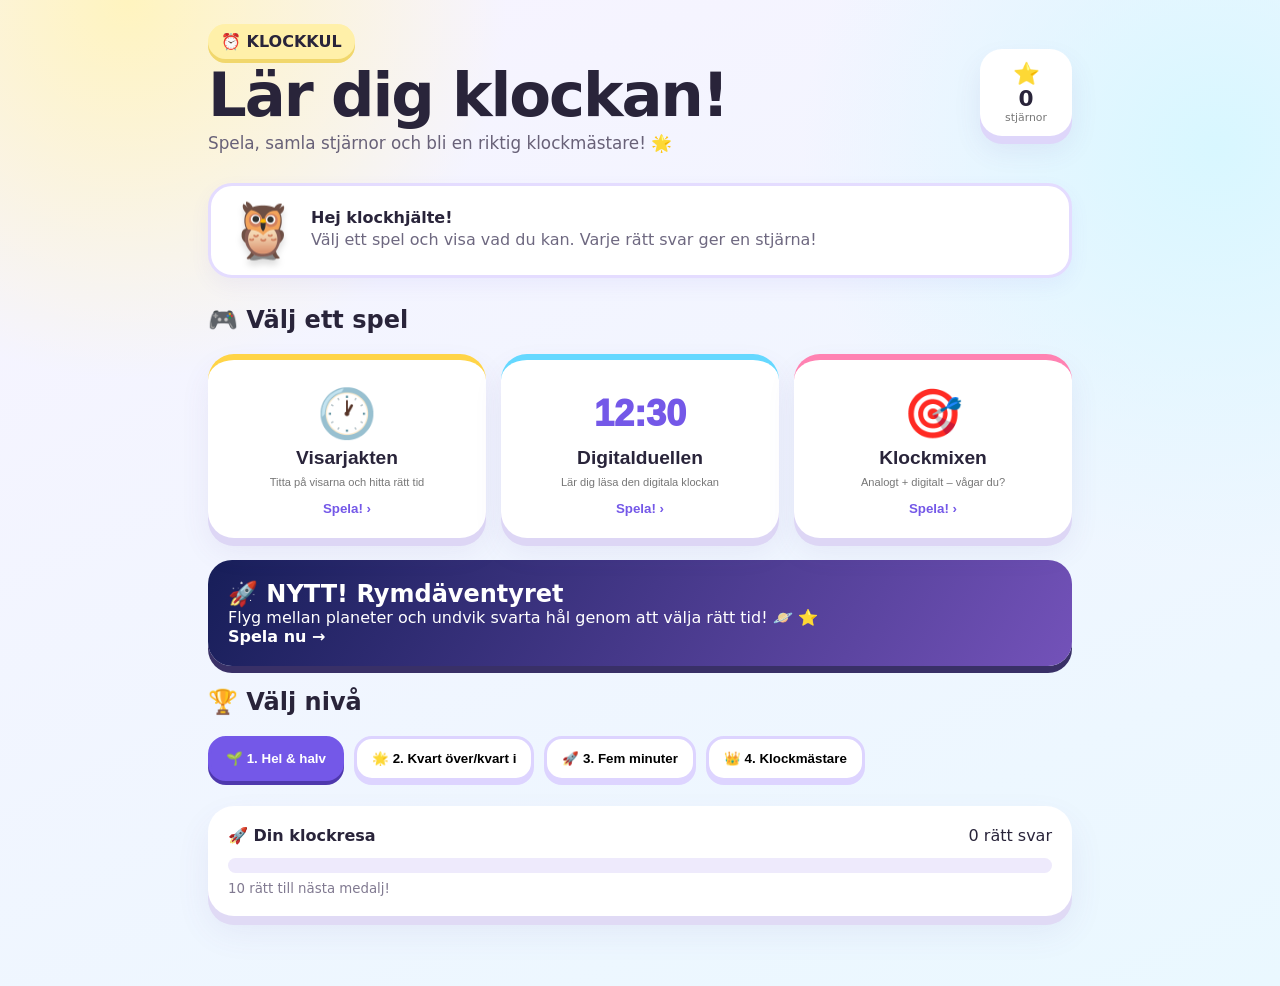
<file: index.html>
<!doctype html>
<html lang="sv"><head><meta charset="UTF-8"/><meta name="viewport" content="width=device-width,initial-scale=1.0"/><meta name="theme-color" content="#7458e8"/><title>Klockkul – Lär dig klockan</title><link rel="stylesheet" href="style.css"></head>
<body>
<div id="confetti" aria-hidden="true"></div>
<main class="app">
<header><div><span class="pill">⏰ KLOCKKUL</span><h1>Lär dig klockan!</h1><p>Spela, samla stjärnor och bli en riktig klockmästare! 🌟</p></div><div class="score" title="Dina stjärnor"><span>⭐</span><b id="stars">0</b><small>stjärnor</small></div></header>
<section id="home">
<div class="hero"><div class="mascot">🦉</div><div><b>Hej klockhjälte!</b><p>Välj ett spel och visa vad du kan. Varje rätt svar ger en stjärna!</p></div></div>
<h2>🎮 Välj ett spel</h2><div class="cards">
<button class="mode analog-card" data-mode="analog"><span class="modeIcon">🕐</span><span class="modeCopy"><b>Visarjakten</b><small>Titta på visarna och hitta rätt tid</small></span><em>Spela! ›</em></button>
<button class="mode digital-card" data-mode="digital"><span class="digitalIcon">12:30</span><span class="modeCopy"><b>Digitalduellen</b><small>Lär dig läsa den digitala klockan</small></span><em>Spela! ›</em></button>
<button class="mode mix-card" data-mode="mix"><span class="modeIcon">🎯</span><span class="modeCopy"><b>Klockmixen</b><small>Analogt + digitalt – vågar du?</small></span><em>Spela! ›</em></button>
</div>
<a href="space.html" style="display:block;margin:22px 0;padding:20px;border-radius:24px;background:linear-gradient(120deg,#171e59,#7352b9);color:white;text-decoration:none;box-shadow:0 7px 0 #393067"><strong style="font-size:1.5rem">🚀 NYTT! Rymdäventyret</strong><br><span>Flyg mellan planeter och undvik svarta hål genom att välja rätt tid! 🪐 ⭐</span><br><b>Spela nu →</b></a><h2>🏆 Välj nivå</h2><div class="levels" id="levels"></div>
<div class="progress"><div><b>🚀 Din klockresa</b><span id="progressText">0 rätt svar</span></div><div class="bar"><i id="bar"></i></div><small id="journeyHint">10 rätt till nästa medalj!</small></div>
</section>
<section id="game" hidden><button class="back" id="back">← Hem</button><div class="gamecard"><div class="gamehead"><span id="levelName"></span><span class="streak">🔥 <b id="streak">0</b></span><span>⭐ <b id="gameStars">0</b></span></div><div id="mascotGame" class="mascot gameMascot">🦉</div><h2 id="question">Vad är klockan?</h2><p class="help">Tryck på svaret som passar klockan.</p><div id="clockArea"></div><div id="answers" class="answers"></div><div id="feedback" class="feedback"></div><button id="next" class="next" hidden>Nästa klocka! 🚀</button></div></section>
</main><script src="app.js"></script></body></html>
</file>
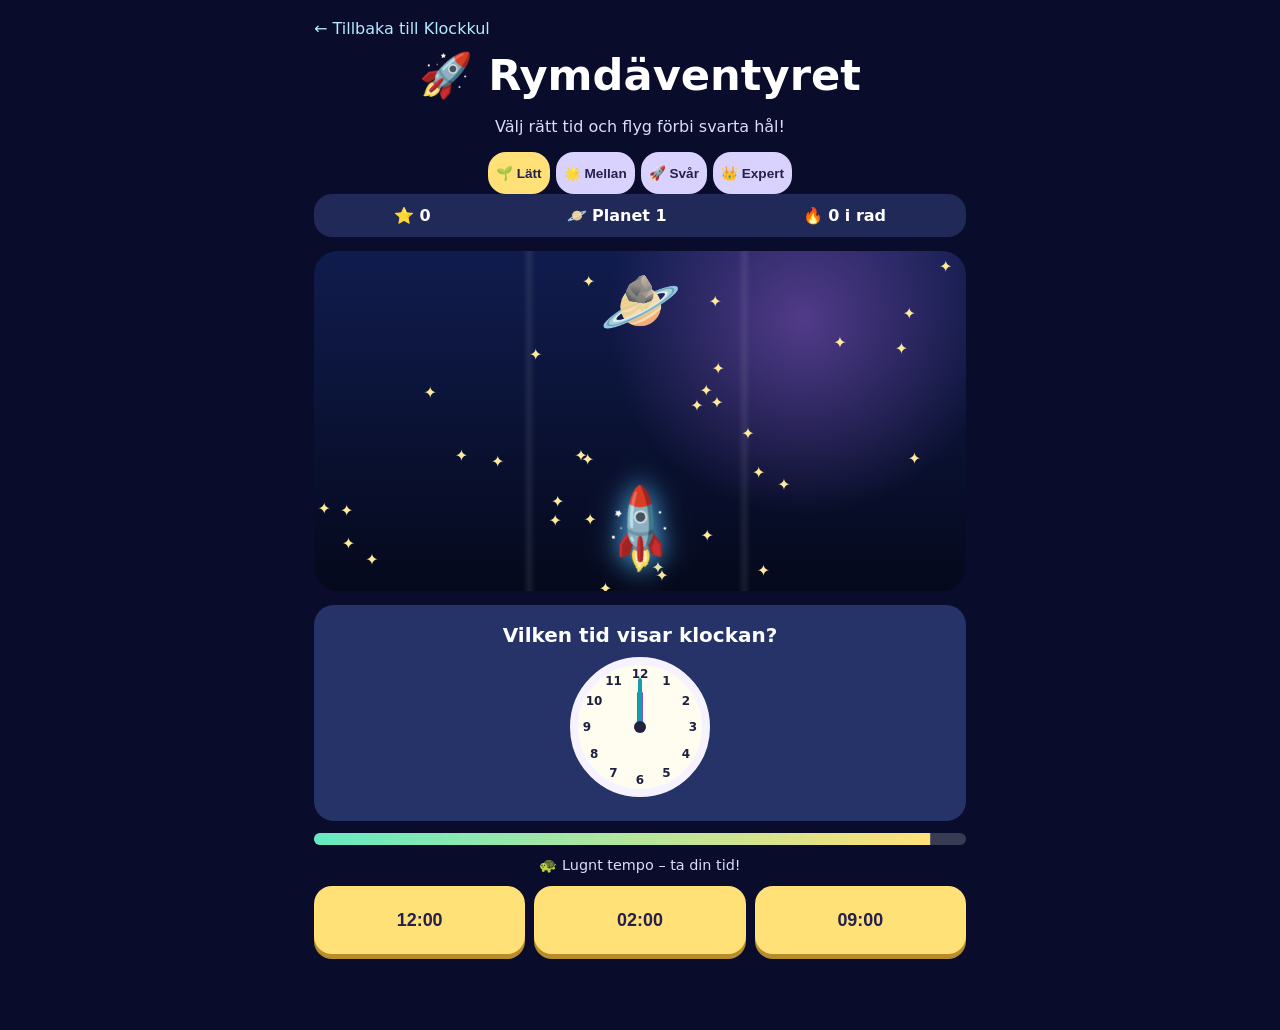
<file: space.html>
<!doctype html><html lang="sv"><head><meta charset="utf-8"><meta name="viewport" content="width=device-width,initial-scale=1"><title>Rymdäventyret – Klockkul</title><style>
*{box-sizing:border-box}body{margin:0;background:#090d2b;color:white;font-family:system-ui,sans-serif;text-align:center}main{max-width:680px;margin:auto;padding:14px}a{color:#b5eaff;text-decoration:none;display:block;text-align:left;margin:5px 0 12px}h1{font-size:clamp(1.7rem,6vw,2.7rem);margin:8px}p{color:#d7ddff}.hud{display:flex;justify-content:space-around;background:#202957;border-radius:18px;padding:12px;font-weight:800}.space{height:340px;position:relative;overflow:hidden;border-radius:24px;margin:14px 0;background:radial-gradient(circle at 75% 20%,#513b89,transparent 35%),linear-gradient(#101c4e,#05091c)}.star{position:absolute;color:#ffe99a;animation:twinkle 1.5s infinite alternate}@keyframes twinkle{to{opacity:.2;transform:scale(.6)}}.rocket{position:absolute;left:50%;top:82%;font-size:60px;transform:translate(-50%,-50%) rotate(-45deg);transition:left .45s,top .45s;z-index:4;filter:drop-shadow(0 0 14px #56bfff)}.planet{position:absolute;left:50%;top:5%;font-size:65px;transform:translateX(-50%)}.hole{position:absolute;left:50%;top:5%;font-size:75px;transform:translateX(-50%)}.question{background:#263369;border-radius:20px;padding:14px;margin:10px 0}.question h2{margin:4px;font-size:1.25rem}.clock{width:140px;height:140px;border:8px solid #f6f2ff;border-radius:50%;background:#fffdf0;position:relative;margin:10px auto;color:#1d2040}.num{position:absolute;left:50%;top:50%;font-weight:800;font-size:12px;transform:translate(-50%,-50%) rotate(var(--a)) translateY(-53px) rotate(calc(-1 * var(--a)))}.hand{position:absolute;left:50%;bottom:50%;transform-origin:bottom;border-radius:8px}.hour{width:6px;height:36px;background:#7651db}.minute{width:4px;height:49px;background:#159eaa}.dot{position:absolute;top:50%;left:50%;width:12px;height:12px;background:#21223d;border-radius:50%;transform:translate(-50%,-50%)}.options{display:grid;grid-template-columns:repeat(3,1fr);gap:9px;margin:12px 0}button{cursor:pointer;border:0;border-radius:18px;padding:17px 7px;font-size:1.12rem;font-weight:900;background:#ffe178;color:#25204c;min-height:68px;box-shadow:0 5px #b78c2d}button:disabled{opacity:.6}button.correct{background:#8df1ba}button.wrong{background:#ff9fa5}.level button{font-size:.85rem;min-height:42px;padding:8px;background:#d9d2ff;box-shadow:none}.level button.active{background:#ffe178}.level{display:flex;gap:6px;justify-content:center;flex-wrap:wrap}.message{min-height:50px;font-weight:800;font-size:1.15rem}#next{background:#9cefff;box-shadow:0 5px #4f92a7;width:100%;margin:4px 0 18px}#next[hidden]{display:none}.rocket.fly{left:78%;top:72%}.rocket.fail{left:50%;top:80%;filter:grayscale(1) drop-shadow(0 0 18px #ff4e66)}.obstacle{position:absolute;top:0;left:50%;transform:translate(-50%,-50%) scale(.3);font-size:65px;z-index:3;will-change:top,transform}.space:after{content:"";position:absolute;inset:0;background:linear-gradient(90deg,transparent 32%,#ffffff14 33%,transparent 34%,transparent 65%,#ffffff14 66%,transparent 67%);pointer-events:none}.timer{height:12px;border-radius:20px;background:#ffffff30;overflow:hidden;margin:12px 0}.timer i{display:block;height:100%;width:100%;background:linear-gradient(90deg,#65eac2,#ffe178);transform-origin:left}.speednote{font-size:.9rem;color:#d7ddff}.options button{touch-action:manipulation}@media(max-width:380px){.options button{font-size:.96rem}}@media(prefers-reduced-motion:reduce){*,*:before,*:after{animation:none!important;transition:none!important}}
</style></head><body><main><a href="index.html">← Tillbaka till Klockkul</a><h1>🚀 Rymdäventyret</h1><p>Välj rätt tid och flyg förbi svarta hål!</p><div class="level" id="levels"></div><div class="hud"><span>⭐ <b id="points">0</b></span><span>🪐 Planet <b id="planet">1</b></span><span>🔥 <b id="streak">0</b> i rad</span></div><div class="space" id="space"><div class="rocket" id="rocket">🚀</div><div id="destination" class="planet">🪐</div><div class="obstacle" id="obstacle">🕳️</div></div><div class="question"><h2 id="prompt"></h2><div id="clock"></div></div><div class="timer" aria-label="Tid kvar"><i id="timerbar"></i></div><div class="speednote" id="speednote"></div><div class="options" id="options"></div><div class="message" id="message" role="status" aria-live="polite"></div><button id="next" hidden>Flyg vidare! 🚀</button></main><script>
const steps=[30,15,5,1],names=['🌱 Lätt','🌟 Mellan','🚀 Svår','👑 Expert'],durations=[22000,15000,10000,6500];
let level=0,points=+(localStorage.spacePoints||0),round=0,streak=0,answer=null,locked=false,frame=0,deadline=0,remaining=0;
const $=s=>document.querySelector(s),num=n=>String(n).padStart(2,'0'),fmt=t=>num(t.h)+':'+num(t.m);
const words=['tolv','ett','två','tre','fyra','fem','sex','sju','åtta','nio','tio','elva'];
const random=()=>({h:1+Math.floor(Math.random()*12),m:Math.floor(Math.random()*(60/steps[level]))*steps[level]});
const say=t=>{let h=words[t.h%12],next=words[(t.h+1)%12],m=t.m;if(!m)return 'Klockan '+h;if(m===15)return 'Kvart över '+h;if(m===30)return 'Halv '+next;if(m===45)return 'Kvart i '+next;if(m<30)return m+' minuter över '+h;return (60-m)+' minuter i '+next};
names.forEach((name,i)=>{let b=document.createElement('button');b.textContent=name;b.onclick=()=>{cancelAnimationFrame(frame);level=i;round=0;streak=0;document.querySelectorAll('.level button').forEach(x=>x.classList.remove('active'));b.classList.add('active');newRound()};if(!i)b.className='active';$('#levels').append(b)});
for(let i=0;i<32;i++){let star=document.createElement('span');star.className='star';star.textContent='✦';star.style.left=Math.random()*100+'%';star.style.top=Math.random()*100+'%';star.style.animationDelay=Math.random()*2+'s';$('#space').prepend(star)}
function clock(t){let c=document.createElement('div');c.className='clock';for(let n=1;n<=12;n++){let el=document.createElement('span');el.className='num';el.textContent=n;el.style.setProperty('--a',n*30+'deg');c.append(el)}for(let [cls,deg] of [['hour',t.h*30+t.m*.5],['minute',t.m*6]]){let hand=document.createElement('i');hand.className='hand '+cls;hand.style.transform='translateX(-50%) rotate('+deg+'deg)';c.append(hand)}let d=document.createElement('i');d.className='dot';c.append(d);return c}
function tick(now){if(locked)return;let fraction=Math.max(0,(deadline-now)/durations[level]);$('#timerbar').style.transform='scaleX('+fraction+')';let progress=1-fraction;$('#obstacle').style.top=(7+progress*77)+'%';$('#obstacle').style.transform='translate(-50%,-50%) scale('+(0.35+progress*1.15)+')';if(fraction<=0){finish(false,null,true);return}frame=requestAnimationFrame(tick)}
function newRound(){cancelAnimationFrame(frame);locked=false;$('#next').hidden=true;$('#message').textContent='';$('#rocket').className='rocket';$('#obstacle').textContent=['🕳️','☄️','🪨'][Math.floor(Math.random()*3)];$('#destination').textContent='🪐';$('#clock').replaceChildren();$('#options').replaceChildren();answer=random();let analog=Math.random()<.5;$('#prompt').textContent=analog?'Vilken tid visar klockan?':'Hitta rätt tid: '+say(answer);if(analog)$('#clock').append(clock(answer));let choices=[answer],used=new Set([fmt(answer)]);while(choices.length<3){let t=random();if(!used.has(fmt(t))){used.add(fmt(t));choices.push(t)}}for(let t of choices.sort(()=>Math.random()-.5)){let b=document.createElement('button');b.textContent=fmt(t);b.onclick=()=>finish(fmt(t)===fmt(answer),b,false);$('#options').append(b)}$('#planet').textContent=1+Math.floor(round/5);$('#points').textContent=points;$('#streak').textContent=streak;$('#speednote').textContent=['🐢 Lugnt tempo – ta din tid!','🛸 Lite snabbare!','⚡ Se upp, det går fort!','🔥 Supersnabbt – reagera direkt!'][level];$('#obstacle').style.top='7%';$('#obstacle').style.transform='translate(-50%,-50%) scale(.35)';$('#timerbar').style.transform='scaleX(1)';deadline=performance.now()+durations[level];frame=requestAnimationFrame(tick)}
function finish(ok,button,timeout){if(locked)return;locked=true;cancelAnimationFrame(frame);document.querySelectorAll('#options button').forEach(x=>x.disabled=true);if(ok){button.classList.add('correct');streak++;round++;points++;localStorage.spacePoints=points;localStorage.clockStars=+(localStorage.clockStars||0)+1;localStorage.clockCorrect=+(localStorage.clockCorrect||0)+1;$('#rocket').classList.add('fly');$('#message').textContent=round%5===0?'🏆 Ny planet! Du är en rymdhjälte!':'✨ Snygg undanmanöver! +1 ⭐'}else{if(button)button.classList.add('wrong');streak=0;$('#rocket').classList.add('fail');$('#obstacle').style.top='78%';$('#obstacle').style.transform='translate(-50%,-50%) scale(1.5)';$('#message').textContent=(timeout?'⏰ Tiden tog slut! ':'🛟 Oj, ett hinder! ')+'Rätt svar: '+fmt(answer);document.querySelectorAll('#options button').forEach(x=>{if(x.textContent===fmt(answer))x.classList.add('correct')})}$('#points').textContent=points;$('#streak').textContent=streak;$('#next').textContent=ok?'Flyg vidare! 🚀':'Försök igen! 💪';$('#next').hidden=false}
$('#next').onclick=newRound;document.addEventListener('visibilitychange',()=>{if(document.hidden&&!locked){cancelAnimationFrame(frame);remaining=Math.max(0,deadline-performance.now())}else if(!document.hidden&&!locked){deadline=performance.now()+remaining;frame=requestAnimationFrame(tick)}});newRound();
</script></body></html>
</file>
<file: style.css>
*{box-sizing:border-box}body{margin:0;font-family:ui-rounded,"Arial Rounded MT Bold",system-ui,-apple-system,sans-serif;background:radial-gradient(circle at 10% 0,#fff4bf 0,transparent 25%),radial-gradient(circle at 95% 15%,#d8f7ff 0,transparent 28%),linear-gradient(155deg,#f8f3ff,#eaf8ff);color:#29243a;min-height:100vh}.app{max-width:900px;margin:auto;padding:24px 18px 70px}header{display:flex;justify-content:space-between;align-items:center;gap:15px;margin-bottom:22px}h1{font-size:clamp(2.1rem,7vw,3.8rem);margin:8px 0 5px;line-height:.95;letter-spacing:-2px}header p{color:#686178;margin:8px 0;font-size:1.05rem}.pill{display:inline-block;background:#fff0a9;padding:8px 13px;border-radius:99px;font-weight:900;box-shadow:0 4px 0 #f1d76c}.score{min-width:92px;background:#fff;padding:12px 16px;border-radius:22px;box-shadow:0 8px 0 #ded6fa,0 14px 28px #5c4ca318;text-align:center;font-size:1.35rem}.score span,.score b,.score small{display:block}.score small{font-size:.68rem;color:#777}.hero{display:flex;align-items:center;gap:14px;background:#fff;border:3px solid #e4dcff;border-radius:24px;padding:13px 18px;margin:12px 0 28px;box-shadow:0 8px 20px #6c5ce711}.hero p{margin:3px 0;color:#6e6880}.mascot{font-size:3.4rem;filter:drop-shadow(0 5px 3px #0002);animation:float 2.2s ease-in-out infinite}.cards{display:grid;grid-template-columns:repeat(3,1fr);gap:15px}.mode{border:0;background:white;border-radius:26px;padding:22px 15px;box-shadow:0 8px 0 #ddd6f5,0 14px 30px #5c4ca315;cursor:pointer;color:inherit;position:relative;transition:.15s;min-height:180px}.mode:active{transform:translateY(5px);box-shadow:0 3px 0 #ddd6f5}.modeIcon,.digitalIcon{display:flex;height:65px;align-items:center;justify-content:center;font-size:3rem;font-weight:950;color:#7458e8}.digitalIcon{font-size:2.25rem;white-space:nowrap}.modeCopy b,.modeCopy small{display:block}.modeCopy b{font-size:1.2rem}.modeCopy small{color:#777;margin:6px 0 12px;line-height:1.3}.mode em{font-style:normal;font-weight:900;color:#7458e8}.analog-card{border-top:6px solid #ffd447}.digital-card{border-top:6px solid #65d8ff}.mix-card{border-top:6px solid #ff82b2}.levels{display:flex;gap:10px;flex-wrap:wrap}.level{border:3px solid #ddd4ff;background:#fff;border-radius:18px;padding:12px 15px;font-weight:850;cursor:pointer;box-shadow:0 4px 0 #ddd4ff}.level.active{background:#7458e8;color:white;border-color:#7458e8;box-shadow:0 4px 0 #4e38ad}.progress,.gamecard{background:#fff;border-radius:26px;padding:20px;margin-top:25px;box-shadow:0 9px 0 #e0daf5,0 16px 35px #5c4ca315}.progress>div:first-child{display:flex;justify-content:space-between}.progress>small{display:block;margin-top:8px;color:#817a91}.bar{height:15px;background:#eeeafc;border-radius:20px;margin-top:13px;overflow:hidden}.bar i{display:block;height:100%;width:0;background:linear-gradient(90deg,#7458e8,#35c7c0);border-radius:20px;transition:width .5s}.back{border:0;background:#fff;border-radius:15px;padding:10px 14px;font-weight:850;font-size:1rem;cursor:pointer;box-shadow:0 4px 0 #ddd6f5}.gamecard{max-width:620px;margin:18px auto;text-align:center}.gamehead{display:flex;justify-content:space-between;align-items:center;color:#7458e8;font-weight:900;background:#f6f2ff;padding:10px;border-radius:15px}.streak{color:#ef6b3a}.gameMascot{font-size:2.8rem;margin-top:10px}.gamecard h2{font-size:1.65rem;margin:4px 0}.help{color:#777;margin:3px 0}.clock{width:260px;height:260px;border:11px solid #302b45;border-radius:50%;margin:22px auto;position:relative;background:#fffdf6;box-shadow:0 8px 0 #dcd7e8,0 13px 25px #0001}.num{position:absolute;left:50%;top:50%;font-weight:900;font-size:1.05rem;transform:translate(-50%,-50%) rotate(var(--a)) translateY(-105px) rotate(calc(-1*var(--a)))}.hand{position:absolute;left:50%;bottom:50%;transform-origin:bottom;border-radius:10px}.hour{width:9px;height:67px;background:#7458e8}.minute{width:6px;height:96px;background:#22b8aa}.dot{position:absolute;width:20px;height:20px;background:#302b45;border:4px solid #fff;border-radius:50%;left:50%;top:50%;transform:translate(-50%,-50%)}.digital{font-size:4.5rem;font-weight:950;background:#29243a;color:#fff;padding:24px 28px;border:6px solid #65d8ff;border-radius:24px;margin:28px auto;width:max-content;box-shadow:0 8px 0 #bdefff}.answers{display:grid;grid-template-columns:1fr 1fr;gap:12px}.answers button,.next{border:0;border-radius:18px;padding:16px;font-size:1.18rem;font-weight:900;cursor:pointer}.answers button{background:#f1edff;color:#41386a;box-shadow:0 5px 0 #d8cff9;transition:.12s}.answers button:active{transform:translateY(3px);box-shadow:0 2px 0 #d8cff9}.answers button.correct{background:#c9f6df;box-shadow:0 5px 0 #83dbad}.answers button.wrong{background:#ffd7d7;box-shadow:0 5px 0 #f1a6a6}.feedback{min-height:48px;font-weight:900;font-size:1.12rem;padding:10px}.feedback.good{color:#14865b}.feedback.try{color:#a64d3e}.next{background:#7458e8;color:white;padding:15px 30px;box-shadow:0 6px 0 #4e38ad}.pop{animation:pop .45s ease}.shake{animation:shake .35s ease}#confetti{position:fixed;inset:0;pointer-events:none;z-index:10;overflow:hidden}.confetti{position:absolute;top:-20px;font-size:20px;animation:fall 1.4s linear forwards}@keyframes float{50%{transform:translateY(-6px) rotate(3deg)}}@keyframes pop{50%{transform:scale(1.12)}}@keyframes shake{25%{transform:translateX(-7px)}50%{transform:translateX(7px)}75%{transform:translateX(-4px)}}@keyframes fall{to{transform:translateY(105vh) rotate(500deg);opacity:.4}}@media(max-width:620px){.app{padding:20px 14px 60px}header{align-items:flex-start}header p{font-size:.95rem}.score{min-width:78px;padding:10px}h2{font-size:1.45rem}.cards{grid-template-columns:1fr}.mode{min-height:0;display:grid;grid-template-columns:78px 1fr 55px;align-items:center;text-align:left;padding:15px 12px}.modeIcon,.digitalIcon{grid-row:1;height:auto;font-size:2.6rem}.digitalIcon{font-size:1.5rem}.modeCopy small{margin:4px 0 0}.mode em{text-align:right;font-size:.85rem}.hero{padding:10px 12px}.mascot{font-size:2.7rem}.clock{width:230px;height:230px}.num{transform:translate(-50%,-50%) rotate(var(--a)) translateY(-90px) rotate(calc(-1*var(--a)))}.answers{grid-template-columns:1fr}.digital{font-size:3.7rem}.levels{display:grid;grid-template-columns:1fr 1fr}.level{padding:11px 8px;font-size:.9rem}}
/* Important: HTML hidden attribute must always win over component display rules */
[hidden]{display:none!important}

.digitalQuestion{margin:24px auto;padding:20px 18px;max-width:420px;background:#fff7cf;border:4px solid #ffd447;border-radius:22px;font-size:1.15rem;font-weight:800;box-shadow:0 6px 0 #f0d36b}.digitalQuestion span{display:block;margin-top:5px;font-size:1.65rem;color:#41386a}
</file>
